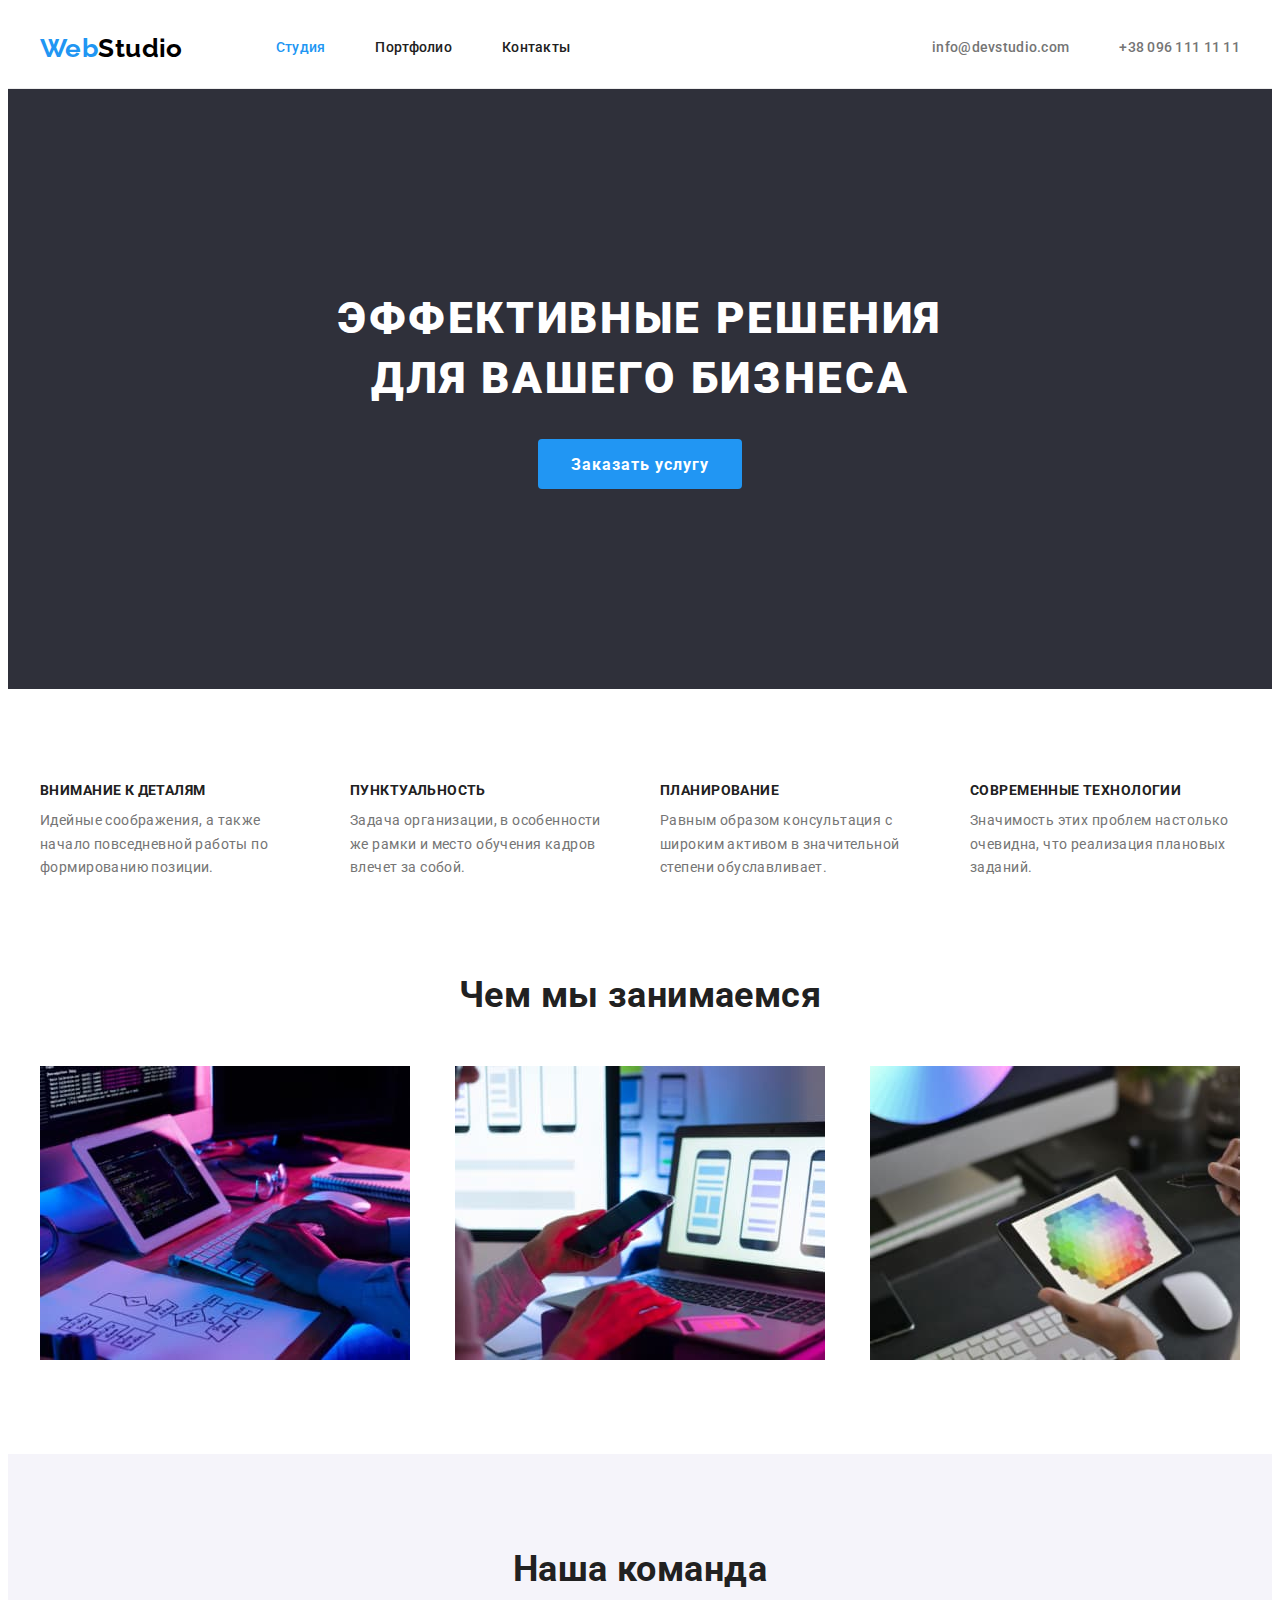
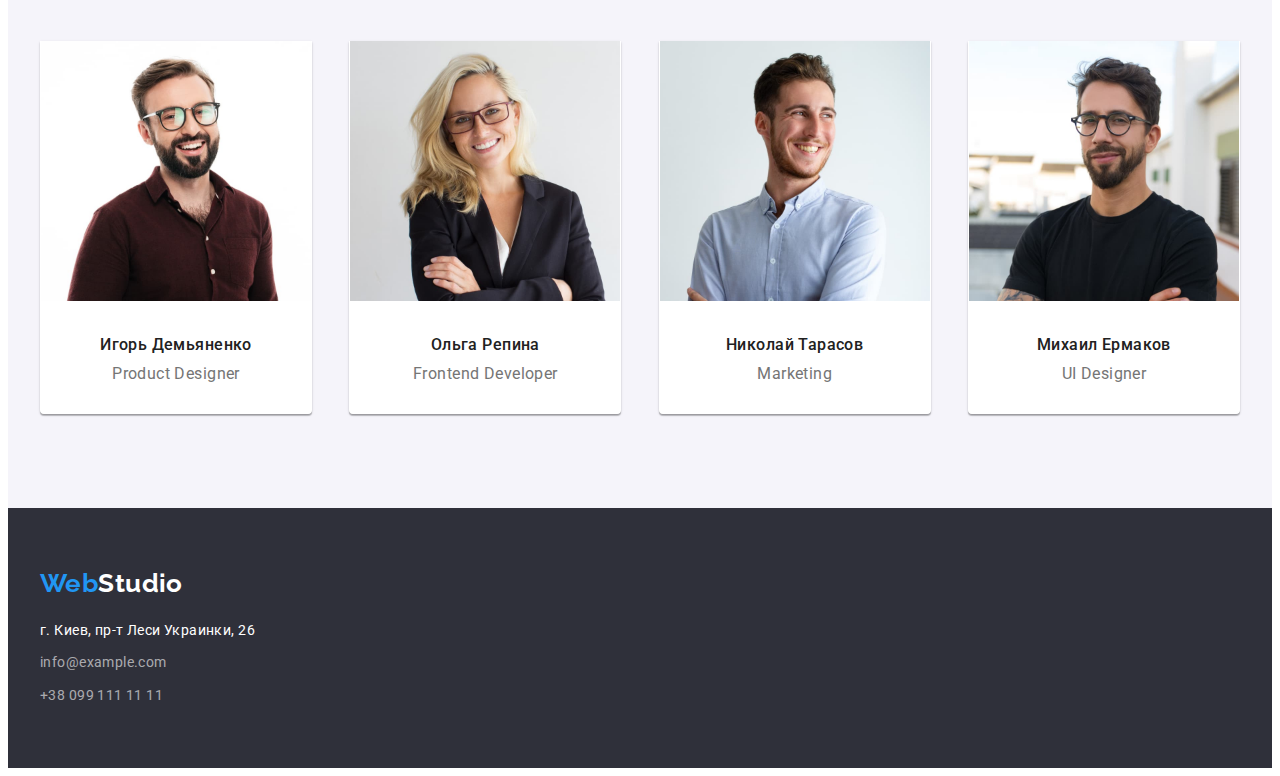
<file: index.html>
<!DOCTYPE html>
<html lang="ru">
<head>
    <meta charset="UTF-8">
    <meta http-equiv="X-UA-Compatible" content="IE=edge">
    <meta name="viewport" content="width=device-width, initial-scale=1.0">
    <title>Главная</title>

    <link rel="preconnect" href="https://fonts.googleapis.com">
    <link rel="preconnect" href="https://fonts.gstatic.com" crossorigin>
    <link href="https://fonts.googleapis.com/css2?family=Raleway:wght@700&family=Roboto:wght@400;500;700;900&display=swap"
        rel="stylesheet">

    <link rel="stylesheet" href="https://cdnjs.cloudflare.com/ajax/libs/modern-normalize/1.1.0/modern-normalize.min.css"
        integrity="sha512-wpPYUAdjBVSE4KJnH1VR1HeZfpl1ub8YT/NKx4PuQ5NmX2tKuGu6U/JRp5y+Y8XG2tV+wKQpNHVUX03MfMFn9Q=="
        crossorigin="anonymous" referrerpolicy="no-referrer" />
        
    <link rel="stylesheet" href="./css/styles.css">
</head>
<body>

    <!--Шапка-->
    <header class="header">
        <div class="container header-menu">
            <nav class="header-nav">
                <a class="header-logo link" lang="en" href="">Web<span class="logo">Studio</span></a>
                <ul class="header-list list">
                    <li class="header-item"><a href="" class="header-link link current">Студия</a></li>
                    <li class="header-item"><a href="./portfolio.html" class="header-link link">Портфолио</a></li>
                    <li class="header-item"><a href="" class="header-link link">Контакты</a></li>
                </ul>
            </nav>
            
            <ul class="header-adress-list list">
                <li class="header-item"><a href="mailto:info@devstudio.com" class="header-mail link">info@devstudio.com</a></li>
                <li class="header-item"><a href="tel:+380961111111" class="header-tel link">+38 096 111 11 11</a></li>
            </ul>
        </div>
        
    </header>

    <main>
        <!--Герой-->
            <section class="hero">
                <div class="container">
                    <h1 class="hero-title">Эффективные решения для вашего бизнеса</h1>
                    <button class="hero-btn btn" type="button">Заказать услугу</button>
                </div>
        </section>
        
        <!--Особенности-->
        <section class="features">
            <div class="container">
                <!--Этот заголовок нужно потом правильно спрятать, его нет на макете-->
                <h2 class="features-title visually-hidden">Особенности</h2>
                <ul class="features-list list">
                    <li class="features-item">
                        <h3 class="features-item-title">Внимание к деталям</h3>
                        <p class="features-item-text">Идейные соображения, а также начало повседневной работы по формированию позиции.</p>
                    </li>
                    <li class="features-item">
                        <h3 class="features-item-title">Пунктуальность</h3>
                        <p class="features-item-text">Задача организации, в особенности же рамки и место обучения кадров влечет за собой.</p>
                    </li>
                    <li class="features-item">
                        <h3 class="features-item-title">Планирование</h3>
                        <p class="features-item-text">Равным образом консультация с широким активом в значительной степени обуславливает.</p>
                    </li>
                    <li class="features-item">
                        <h3 class="features-item-title">Современные технологии</h3>
                        <p class="features-item-text">Значимость этих проблем настолько очевидна, что реализация плановых заданий.</p>
                    </li>
                </ul>
            </div>
        </section>
        
        <!--Чем мы занимаемся-->
        <section class="about">
            <div class="container">
                <h2 class="about-title">Чем мы занимаемся</h2>
                <ul class="about-list list">
                    <li class="about-item"><img 
                        src="./images/box1.jpg" 
                        alt="Набор кода на клавиатуре" 
                        width="370"></li>
                    <li class="about-item"><img 
                        src="./images/box2.jpg" 
                        alt="Разные виды дизайна" 
                        width="370"></li>
                    <li class="about-item"><img 
                        src="./images/box3.jpg" 
                        alt="Выбор цвета на палитре цветов" 
                        width="370"></li>
                </ul>
            </div>
        </section>
        
        <!--Наша команда-->
        <section class="team">
            <div class="container">
                <h2 class="team-title">Наша команда</h2>
                    <ul class="team-list list">
                        <li class="team-item">
                            <img 
                            src="./images/card1.jpg" 
                            alt="Фото Игоря Демьяненко" 
                            width="270">
                            <div class="team-group">
                                <h3 class="team-item-title">Игорь Демьяненко</h3>
                                <p class="team-item-text" lang="en">Product Designer</p>
                            </div>
                        </li>
                        <li class="team-item">
                            <img 
                            src="./images/card2.jpg" 
                            alt="Фото Ольги Репиной" 
                            width="270">
                            <div class="team-group">
                                <h3 class="team-item-title">Ольга Репина</h3>
                                <p class="team-item-text" lang="en">Frontend Developer</p>
                            </div>
                        </li>
                        <li class="team-item">
                            <img 
                            src="./images/card3.jpg" 
                            alt="Фото Николая Тарасова" 
                            width="270">
                            <div class="team-group">
                                <h3 class="team-item-title">Николай Тарасов</h3>
                                <p class="team-item-text" lang="en">Marketing</p>
                            </div>
                        </li>
                        <li class="team-item">
                            <img 
                            src="./images/card4.jpg" 
                            alt="Фото Михаила Ермакова" 
                            width="270">
                            <div class="team-group">
                                <h3 class="team-item-title">Михаил Ермаков</h3>
                                <p class="team-item-text" lang="en">UI Designer</p>
                            </div>
                        </li>
                    </ul>
            </div>
        </section>
    </main>

    <!--Подвал страницы-->
    <footer class="footer">
        <div class="container">
            <a class="footer-logo link" lang="en" href="">Web<span>Studio</span></a>
            <address class="footer-address">
                <ul class="footer-address-list list">
                    <li class="footer-address-item"><a class="footer-adress-link link" 
                        href="https://goo.gl/maps/nyRD8o1cZ7MZ799n7" 
                        target="_blank"
                        rel="noreferrer noopener nofollow">г. Киев, пр-т Леси Украинки, 26</a></li>
                    <li class="footer-address-item"><a href="mailto:info@example.com" class="footer-mail link">info@example.com</a></li>
                    <li class="footer-address-item"><a href="tel:+380991111111" class="footer-tel link">+38 099 111 11 11</a></li>
                </ul>
            </address>
        </div>
    </footer>

</body>
</html>
</file>
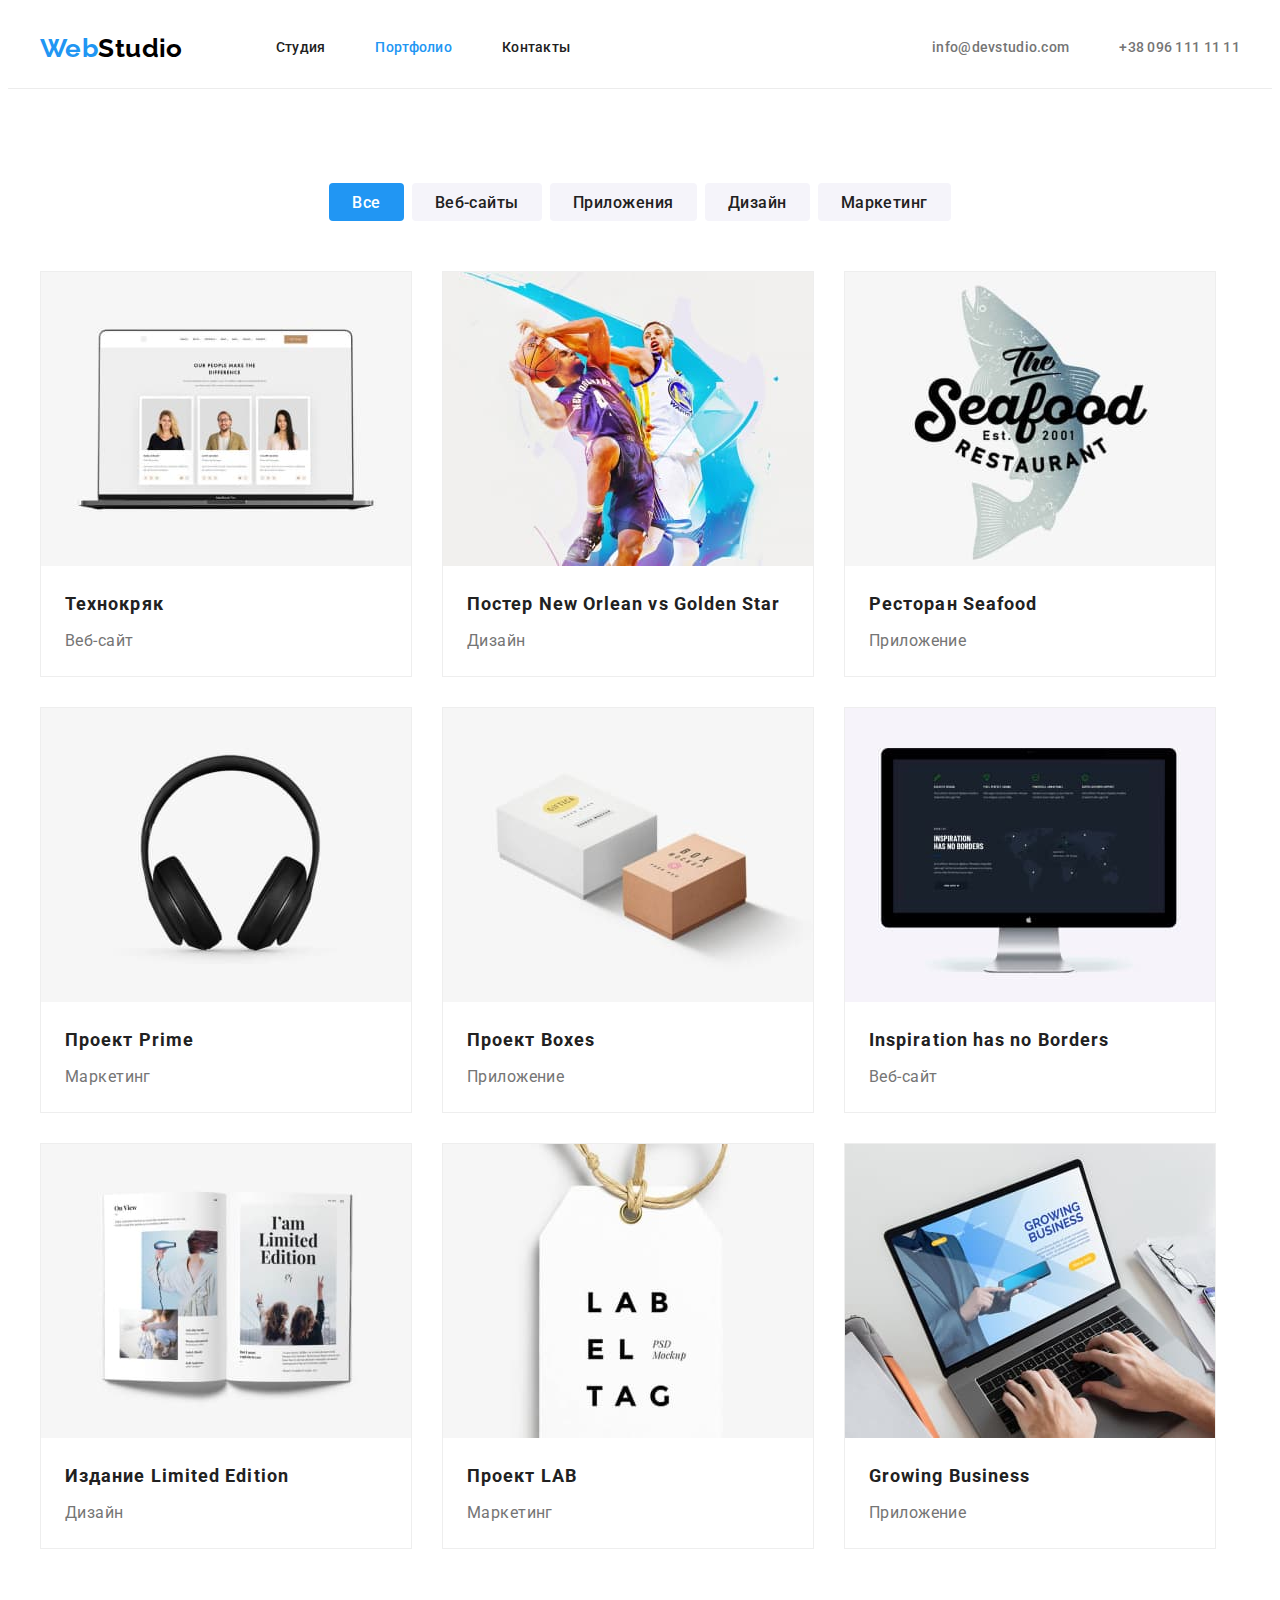
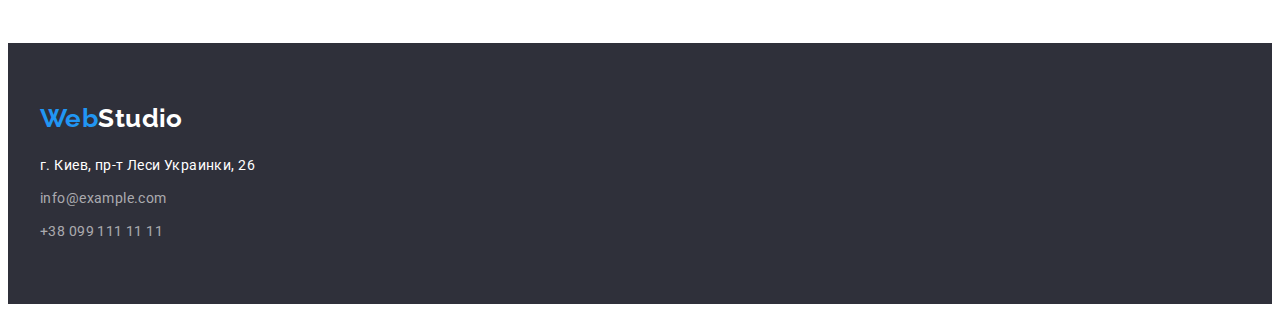
<file: portfolio.html>
<!DOCTYPE html>
<html lang="ru">
<head>
    <meta charset="UTF-8">
    <meta http-equiv="X-UA-Compatible" content="IE=edge">
    <meta name="viewport" content="width=device-width, initial-scale=1.0">
    <title>Портфолио</title>
    
    <link rel="preconnect" href="https://fonts.googleapis.com">
    <link rel="preconnect" href="https://fonts.gstatic.com" crossorigin>
    <link href="https://fonts.googleapis.com/css2?family=Raleway:wght@700&family=Roboto:wght@400;500;700;900&display=swap"
        rel="stylesheet">

    <link rel="stylesheet" href="https://cdnjs.cloudflare.com/ajax/libs/modern-normalize/1.1.0/modern-normalize.min.css"
        integrity="sha512-wpPYUAdjBVSE4KJnH1VR1HeZfpl1ub8YT/NKx4PuQ5NmX2tKuGu6U/JRp5y+Y8XG2tV+wKQpNHVUX03MfMFn9Q=="
        crossorigin="anonymous" referrerpolicy="no-referrer" />

    <link rel="stylesheet" href="./css/styles.css">
</head>
<body>

    <!--Шапка-->
    <header class="header">
        <div class="container header-menu">
        <nav class="header-nav">
            <a class="header-logo link" lang="en" href="">Web<span>Studio</span></a>
            <ul class="header-list list">
                <li class="header-item"><a href="./index.html" class="header-link link">Студия</a></li>
                <li class="header-item"><a href="" class="header-link link current">Портфолио</a></li>
                <li class="header-item"><a href="" class="header-link link">Контакты</a></li>
            </ul>
        </nav>
    
        <ul class="header-adress-list list">
            <li class="header-item"><a href="mailto:info@devstudio.com" class="header-mail link">info@devstudio.com</a></li>
            <li class="header-item"><a href="tel:+380961111111" class="header-tel link">+38 096 111 11 11</a></li>
        </ul>
    </div>
    
    </header>

    <main>
        <!--Портфолио-->
        <section class="portfolio">
            <div class="container">
                <!--Этот заголовок нужно потом правильно спрятать, его нет на макете-->
                <h1 class="portfolio-title visually-hidden">Портфолио</h1>
                <ul class="portfolio-btn-list list">
                    <li class="portfolio-btn-item"><button type="button" class="portfolio-btn btn current">Все</button></li>
                    <li class="portfolio-btn-item"><button type="button" class="portfolio-btn btn">Веб-сайты</button></li>
                    <li class="portfolio-btn-item"><button type="button" class="portfolio-btn btn">Приложения</button></li>
                    <li class="portfolio-btn-item"><button type="button" class="portfolio-btn btn">Дизайн</button></li>
                    <li class="portfolio-btn-item"><button type="button" class="portfolio-btn btn">Маркетинг</button></li>
                </ul>
                <ul class="portfolio-projects-list list">
                    <li class="portfolio-projects-item">
                        <a class="portfolio-projects-link link" href="" target="_blank" rel="noreferrer noopener nofollow">
                            <img src="./images/project1.jpg" alt="Открытый ноутбук" width="370">
                            <div class="portfolio-projects-group">
                                <h2 class="portfolio-projects-title">Технокряк</h2>
                                <p class="portfolio-projects-text">Веб-сайт</p>
                            </div>
                        </a>
                    </li>
                    <li class="portfolio-projects-item">
                        <a class="portfolio-projects-link link" href="" target="_blank" rel="noreferrer noopener nofollow">
                            <img src="./images/project2.jpg" alt="Два баскетболиста" width="370">
                            <div class="portfolio-projects-group">
                                <h2 class="portfolio-projects-title">Постер <span lang="en">New Orlean vs Golden Star</span></h2>
                                <p class="portfolio-projects-text">Дизайн</p>
                            </div>
                        </a>
                    </li>
                    <li class="portfolio-projects-item">
                        <a class="portfolio-projects-link link" href="" target="_blank" rel="noreferrer noopener nofollow">
                            <img src="./images/project3.jpg" alt="Логотип ресторана" width="370">
                            <div class="portfolio-projects-group">
                                <h2 class="portfolio-projects-title">Ресторан <span lang="en">Seafood</span></h2>
                                <p class="portfolio-projects-text">Приложение</p>
                            </div>
                        </a>
                    </li>
                    <li class="portfolio-projects-item">
                        <a class="portfolio-projects-link link" href="" target="_blank" rel="noreferrer noopener nofollow">
                            <img src="./images/project4.jpg" alt="Наушники" width="370">
                            <div class="portfolio-projects-group">
                                <h2 class="portfolio-projects-title">Проект <span lang="en">Prime</span></h2>
                                <p class="portfolio-projects-text">Маркетинг</p>
                            </div>
                        </a>
                    </li>
                    <li class="portfolio-projects-item">
                        <a class="portfolio-projects-link link" href="" target="_blank" rel="noreferrer noopener nofollow">
                            <img src="./images/project5.jpg" alt="Две коробки" width="370">
                            <div class="portfolio-projects-group">
                                <h2 class="portfolio-projects-title">Проект <span lang="en">Boxes</span></h2>
                                <p class="portfolio-projects-text">Приложение</p>
                            </div>
                        </a>
                    </li>
                    <li class="portfolio-projects-item">
                        <a class="portfolio-projects-link link" href="" target="_blank" rel="noreferrer noopener nofollow">
                            <img src="./images/project6.jpg" alt="Монитор компьютера" width="370">
                            <div class="portfolio-projects-group">
                                <h2 class="portfolio-projects-title" lang="en">Inspiration has no Borders</h2>
                                <p class="portfolio-projects-text">Веб-сайт</p>
                            </div>
                        </a>
                    </li>
                    <li class="portfolio-projects-item">
                        <a class="portfolio-projects-link link" href="" target="_blank" rel="noreferrer noopener nofollow">
                            <img src="./images/project7.jpg" alt="Открытый журнал" width="370">
                            <div class="portfolio-projects-group">
                                <h2 class="portfolio-projects-title">Издание <span>Limited Edition</span></h2>
                                <p class="portfolio-projects-text">Дизайн</p>
                            </div>
                        </a>
                    </li>
                    <li class="portfolio-projects-item">
                        <a class="portfolio-projects-link link" href="" target="_blank" rel="noreferrer noopener nofollow">
                            <img src="./images/project8.jpg" alt="Бирка" width="370">
                            <div class="portfolio-projects-group">
                                <h2 class="portfolio-projects-title">Проект <span lang="en">LAB</span></h2>
                                <p class="portfolio-projects-text">Маркетинг</p>
                            </div>
                        </a>
                    </li>
                    <li class="portfolio-projects-item">
                        <a class="portfolio-projects-link link" href="" target="_blank" rel="noreferrer noopener nofollow">
                            <img src="./images/project9.jpg" alt="Работа за ноутбуком" width="370">
                            <div class="portfolio-projects-group">
                                <h2 class="portfolio-projects-title" lang="en">Growing Business</h2>
                                <p class="portfolio-projects-text">Приложение</p>
                            </div>
                        </a>
                    </li>
                </ul>
            </div>
        </section>

    </main>


    <!--Подвал страницы-->
    <footer class="footer">
        <div class="container">
            <a class="footer-logo link" lang="en" href="">Web<span>Studio</span></a>
            <address class="footer-address">
                <ul class="footer-address-list list">
                    <li class="footer-address-item"><a class="footer-adress-link link"
                            href="https://goo.gl/maps/nyRD8o1cZ7MZ799n7" target="_blank" rel="noreferrer noopener nofollow">г.
                            Киев, пр-т Леси Украинки, 26</a></li>
                    <li class="footer-address-item"><a href="mailto:info@example.com"
                            class="footer-mail link">info@example.com</a></li>
                    <li class="footer-address-item"><a href="tel:+380991111111" class="footer-tel link">+38 099 111 11 11</a>
                    </li>
                </ul>
            </address>
        </div>
    </footer>

</body>
</html>
</file>
<file: css/styles.css>
/* цвет основного текста #212121; */
/* вторичный цвет текста #757575; */
/* цвет акцент #2196F3; */
/* начальный цвет фона #FFFFFF; */
/* вторичный цвет фона #2F303A; */

/* черный цвет для логотипа в недере #000; */
/* белый цвет для логотипа и ссылок в футере #fff; */
/* цвет ссылок в футере rgba(255, 255, 255, 0.6); */
/* начальнай цвет кнопок #F5F4FA; */

:root {
    --main-text-color: #212121;
    --second-text-color: #757575;
    --accent-color: #2196F3;
    --primary-background-color: #ffffff;
    --second-background-color: #2F303A;

    --text-black: #000;
    --text-white: #fff;
    --text-footer-link: rgba(255, 255, 255, 0.6);
    --primary-button-background: #F5F4FA;
}

body {
    background-color: var(--primary-background-color);
    color: var(--main-text-color);
    font-family: Roboto, sans-serif;
    letter-spacing: 0.03em;
    font-size: 14px;
    line-height: 1.14;
}

/* --------------Утилиты--------------- */
p,
ul,
h1,
h2,
h3,
h4,
h5,
h6 {
    margin: 0;
}

.list {
    margin: 0;
    padding-left: 0;

    list-style: none;
}

.link {
    text-decoration: none;
}

.container {
    margin-left: auto;
    margin-right: auto;
    padding-left: 15px;
    padding-right: 15px;

    width: 1200px;

    /*outline: 2px solid tomato;*/
}


/* ---------------------Шапка, навигация--------------------- */
.header {
    border-bottom: 1px solid #ECECEC;
}

.header-menu {
    display: flex;
    align-items: center;
}

.header-nav {
    display: flex;
    align-items: center;
}

.header-logo,
.footer-logo {
    font-family: 'Raleway', sans-serif;
    font-weight: 700;
    font-size: 26px;
    line-height: 1.19;
    color: var(--accent-color);
}

.header-logo {
    margin-right: 93px;
}

.header-logo span {
    color: var(--text-black);
}

.header-logo span:hover,
.header-logo span:focus,
.footer-logo span:hover,
.footer-logo span:focus {
    color: var(--accent-color);
}

.header-list {
    display: flex;
}
.header-adress-list {
    display: flex;
    margin-left: auto;
}

.header-list .header-item:not(:last-child) {
    margin-right: 50px;
}

.header-list .header-link {
    display: block;
    padding-top: 32px;
    padding-bottom: 32px;

    font-weight: 500;
    letter-spacing: 0.02em;
    color: var(--main-text-color)
}

.header-list .current {
    color: var(--accent-color);
}

.header-list .header-link:hover,
.header-list .header-link:focus {
    color: var(--accent-color)
}

.header-adress-list .header-item + .header-item {
    margin-left: 50px;
}

.list .header-mail,
.list .header-tel {
    font-style: normal;
    font-weight: 500;
    letter-spacing: 0.02em;
    color: var(--second-text-color)
}

.list .header-mail:hover,
.list .header-mail:focus,
.list .header-tel:hover,
.list .header-tel:focus {
    color: var(--accent-color)
}

/* ---------------------Герой--------------------- */
.hero {
    padding-top: 200px;
    padding-bottom: 200px;
    text-align: center;

    background: var(--second-background-color);
}

.hero-title {
    max-width: 696px;
    margin: 0 auto 30px;

    font-weight: 900;
    font-size: 44px;
    line-height: 1.36;
    letter-spacing: 0.06em;
    text-transform: uppercase;
    color: var(--text-white);
}

/* -----------------Кнопка "Заказать услугу"----------------- */
.btn {
    display: inline-block;
    border-radius: 4px;
    border: 1px solid transparent;

    font-family: inherit;
    font-size: 16px;
    cursor: pointer;
    text-align: center;
    background: var(--primary-button-background);
    color: var(--main-text-color);
}
    
.hero-btn {
    display: inline-block;
    padding: 10px 32px;
    min-width: 200px;
    height: 50px;

    color: var(--text-white);
    background: var(--accent-color);
    font-weight: 700;
    line-height: 1.88;
    letter-spacing: 0.06em;
}

.hero-btn:hover,
.hero-btn:focus {
    background: #188CE8;
}

/* -----------------Кнопки на странице Портфолио----------------- */
.portfolio-btn {
    padding: 6px 22px;
    min-width: 73px;
    height: 38px;

    font-weight: 500;
    line-height: 1.62;
    letter-spacing: 0.03em;
}

.portfolio-btn:hover,
.portfolio-btn:focus {
    background: var(--accent-color);
    color: var(--text-white);
}

.portfolio-btn-list .current {
    background: var(--accent-color);
    color: var(--text-white);
}

/* ---------------------Особенности--------------------- */
.features {
    padding-top: 94px;
    padding-bottom: 94px;
}

/* --------Скрываем заголовок-------- */
.visually-hidden {
    position: absolute;
    white-space: nowrap;
    width: 1px;
    height: 1px;
    overflow: hidden;
    border: 0;
    padding: 0;
    clip: rect(0 0 0 0);
    clip-path: inset(50%);
    margin: -1px;
}

.features-list {
    display: flex;
    justify-content: space-between;
}

.features-item {
    width: 270px;
}

.features-item-title {
    margin-bottom: 10px;
    min-width: 270px;
    
    font-size:  inherit;
    font-weight: 700;
    text-transform: uppercase;
}

.features-item-text {
    min-width: 270px;

    font-weight: 400;
    line-height: 1.71;
    color: var(--second-text-color);
}

/* ---------------------Чем мы занимаемся--------------------- */
.about {
    padding-bottom: 94px;
}

.about-title,
.team-title {
    margin-bottom: 50px;

    font-weight: 700;
    font-size: 36px;
    line-height: 1.17;
    text-align: center;
}

.about-item img {
    display: block;
}

.about-list {
    display: flex;
    justify-content: space-between;
}

/* ---------------------Наша команда--------------------- */
.team {
    padding-top: 94px;
    padding-bottom: 94px;

    background: var(--primary-button-background);
}

.team-list {
    display: flex;
    justify-content: space-between;
}

.team-item {    
    border-radius: 0px 0px 4px 4px;
    box-shadow: 0px 1px 3px rgba(0, 0, 0, 0.12), 0px 1px 1px rgba(0, 0, 0, 0.14), 0px 2px 1px rgba(0, 0, 0, 0.2);
    border-right: 1px solid var(--primary-background-color);
    border-bottom: 1px solid var(--primary-background-color);
    border-left: 1px solid var(--primary-background-color);

    background: var(--primary-background-color);
}

.team-group {
    padding-top: 30px;
    padding-bottom: 30px;
}

.team-item-title {    
    margin-bottom: 10px;

    font-weight: 500;
    font-size: 16px;
    line-height: 1.19;
    text-align: center;
}

.team-item-text {
    font-weight: 400;
    font-size: 16px;
    line-height: 1.19;
    text-align: center;
    color: var(--second-text-color);
}

/* ---------------------Подвал страницы-------------------- */
.footer-logo {
    margin-bottom: 20px;
    display: inline-block;
}

.footer-logo span {
    color:var(--text-white);
}

.footer {
    padding-top: 60px;
    padding-bottom: 60px;

    background: var(--second-background-color);
}

.footer-address-item:not(:last-child) {
    margin-bottom: 9px;
}

.footer-adress-link {
    font-style: normal;
    font-weight: 400;
    line-height: 1.71;
    color: var(--text-white);
}

.footer-mail,
.footer-tel {
    font-style: normal;
    font-weight: 400;
    line-height: 1.71;
    color: var(--text-footer-link);
}

.footer-adress-link:hover,
.footer-adress-link:focus,
.footer-mail:hover,
.footer-mail:focus,
.footer-tel:hover,
.footer-tel:focus {
    color: var(--text-white);
}


/* --------------------Страница Портфолио--------------------- */
.portfolio {
    padding-top: 94px;
    padding-bottom: 94px;
}

.portfolio-projects-item {
    border: 1px solid #EEEEEE;
}

.portfolio-btn-list {
    display: flex;
    justify-content: center;
    margin-bottom: 50px;
}

.portfolio-btn-item:not(:last-child) {
    margin-right: 8px;
}

.portfolio-projects-list {
    display: flex;
    flex-wrap: wrap;
}

.portfolio-projects-item {
    
    width: 370px;
    margin-right: 30px;
    margin-bottom: 30px;
}

.portfolio-projects-link img {
    display: block;
}

/* ----- Почему не работает эта часть?--------
.portfolio-projects-item {
    
    flex-basis: calc((100%-60px)/3);
    margin-right: 30px;
    margin-bottom: 30px;

    background-color: red;
}
*/

.portfolio-projects-item:nth-child(3n) {
    margin-right: 0;
}

.portfolio-projects-item:nth-last-child(-n+3) {
    margin-bottom: 0;
}

.portfolio-projects-group {
    padding: 20px 24px;
}

.portfolio-projects-title {
    margin-bottom: 4px;
    
    font-size: 18px;
    line-height: 2;
    letter-spacing: 0.06em;
    color: var(--main-text-color);
}

.portfolio-projects-text {
    font-weight: 400;
    font-size: 16px;
    line-height: 1.88;
    color: var(--second-text-color);
}
</file>
